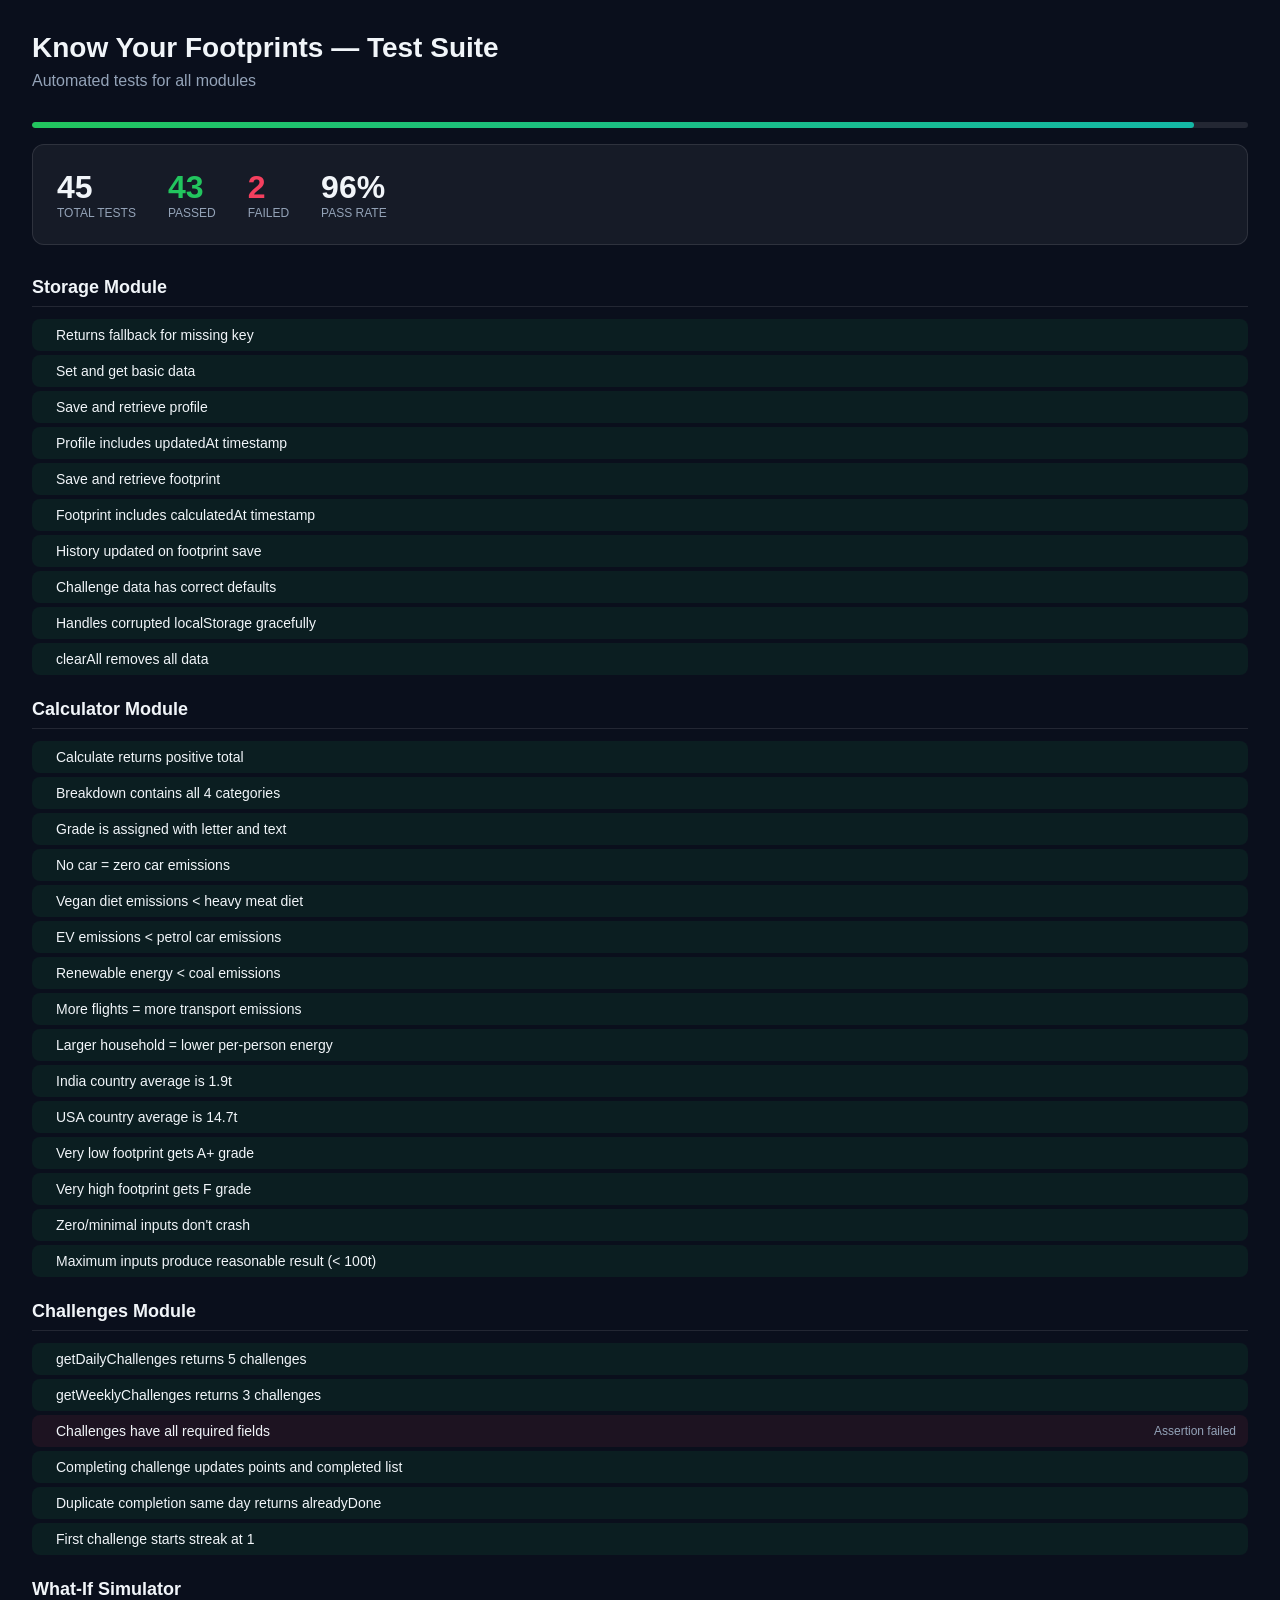
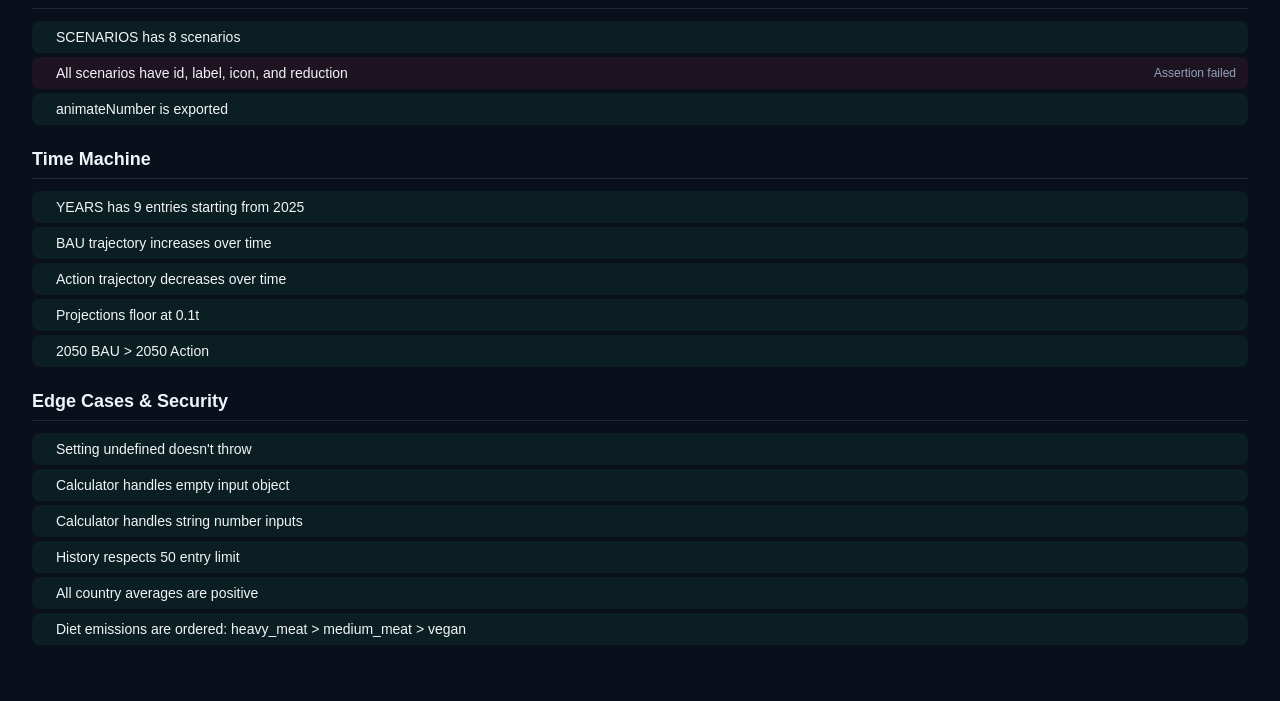
<file: tests/index.html>
<!DOCTYPE html>
<html lang="en">
<head>
    <meta charset="UTF-8">
    <meta name="viewport" content="width=device-width, initial-scale=1.0">
    <title>Know Your Footprints — Test Suite</title>
    <style>
        * { margin: 0; padding: 0; box-sizing: border-box; }
        body { font-family: 'Inter', -apple-system, sans-serif; background: #0a0f1c; color: #f1f5f9; padding: 2rem; }
        h1 { font-size: 1.75rem; margin-bottom: 0.5rem; }
        .subtitle { color: #94a3b8; margin-bottom: 2rem; }
        .summary { display: flex; gap: 2rem; margin-bottom: 2rem; padding: 1.5rem; background: rgba(255,255,255,0.05); border-radius: 12px; border: 1px solid rgba(255,255,255,0.1); }
        .stat { display: flex; flex-direction: column; }
        .stat-value { font-size: 2rem; font-weight: 700; }
        .stat-label { font-size: 0.75rem; color: #94a3b8; text-transform: uppercase; }
        .stat-value.pass { color: #22c55e; }
        .stat-value.fail { color: #f43f5e; }
        .test-group { margin-bottom: 1.5rem; }
        .group-title { font-size: 1.125rem; font-weight: 600; margin-bottom: 0.75rem; padding-bottom: 0.5rem; border-bottom: 1px solid rgba(255,255,255,0.1); }
        .test { display: flex; align-items: center; gap: 0.75rem; padding: 0.5rem 0.75rem; border-radius: 8px; margin-bottom: 0.25rem; font-size: 0.875rem; }
        .test.pass { background: rgba(34,197,94,0.08); }
        .test.fail { background: rgba(244,63,94,0.08); }
        .test-icon { font-size: 1rem; }
        .test-name { flex: 1; }
        .test-detail { color: #94a3b8; font-size: 0.75rem; }
        .progress-bar { width: 100%; height: 6px; background: rgba(255,255,255,0.1); border-radius: 3px; margin-bottom: 1rem; overflow: hidden; }
        .progress-fill { height: 100%; background: linear-gradient(90deg, #22c55e, #14b8a6); border-radius: 3px; transition: width 0.5s ease; }
    </style>
</head>
<body>
    <h1> Know Your Footprints — Test Suite</h1>
    <p class="subtitle">Automated tests for all modules</p>
    <div class="progress-bar"><div class="progress-fill" id="progressFill"></div></div>
    <div class="summary">
        <div class="stat"><span class="stat-value" id="totalTests">0</span><span class="stat-label">Total Tests</span></div>
        <div class="stat"><span class="stat-value pass" id="passedTests">0</span><span class="stat-label">Passed</span></div>
        <div class="stat"><span class="stat-value fail" id="failedTests">0</span><span class="stat-label">Failed</span></div>
        <div class="stat"><span class="stat-value" id="passRate">0%</span><span class="stat-label">Pass Rate</span></div>
    </div>
    <div id="results"></div>

    <!-- Load modules under test -->
    <script src="../js/storage.js"></script>
    <script src="../js/calculator.js"></script>
    <script src="../js/challenges.js"></script>
    <script src="../js/whatif.js"></script>
    <script src="../js/timemachine.js"></script>
    <script src="tests.js"></script>
</body>
</html>
</file>
